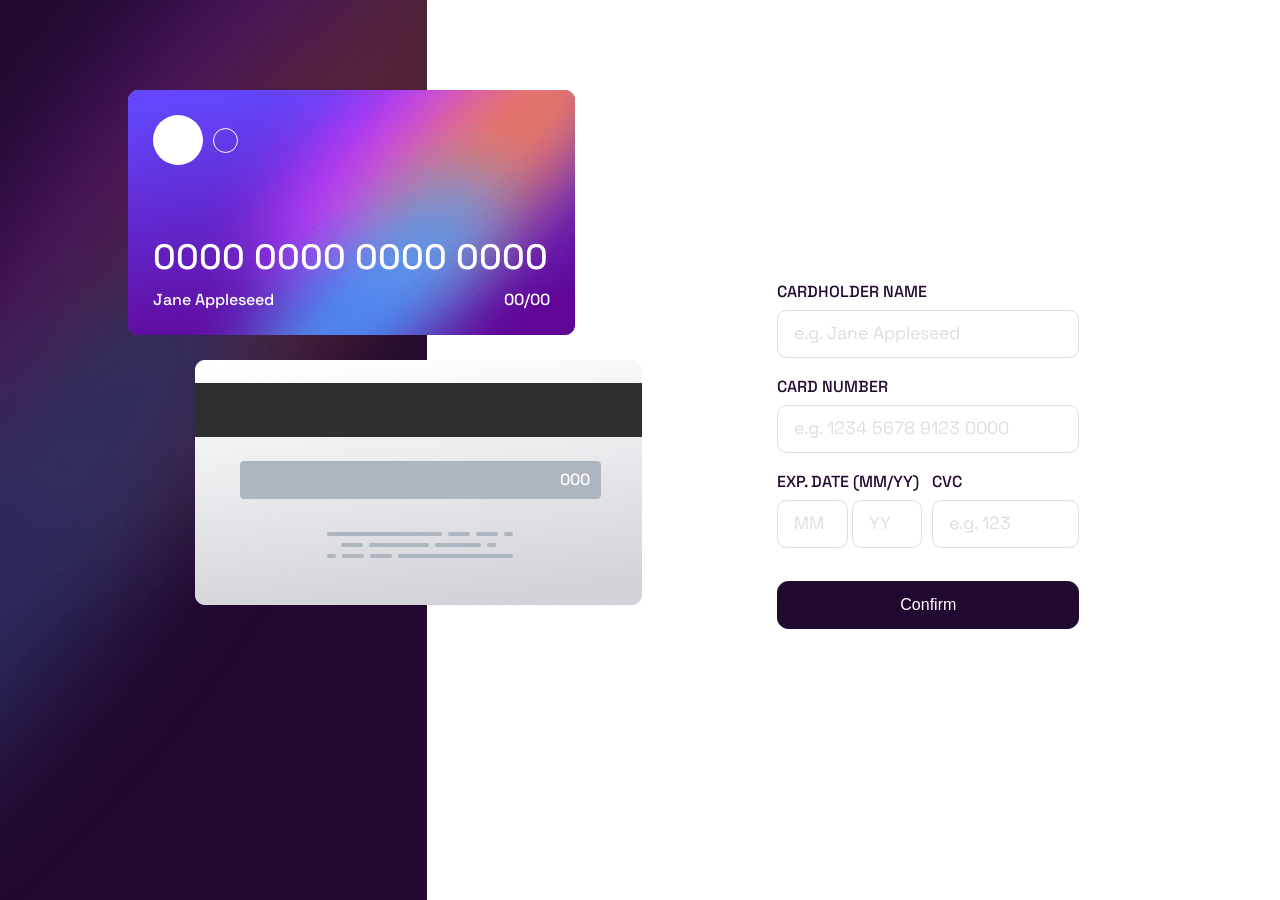
<file: index.html>
<!DOCTYPE html>
<html lang="en">
  <head>
    <meta charset="UTF-8" />
    <meta name="viewport" content="width=device-width, initial-scale=1.0" />
    <link
      rel="icon"
      type="image/png"
      sizes="32x32"
      href="./images/favicon-32x32.png"
    />
    <link rel="stylesheet" href="./style.css" />
    <title>Frontend Mentor | Interactive card details form</title>
  </head>
  <body>
    <div id="bg"></div>

    <div id="form">
      <form action="">
        <label for="cardNameInput">CARDHOLDER NAME</label>
        <input
          type="text"
          id="cardNameInput"
          placeholder="e.g. Jane Appleseed"
          maxlength="32"
          required
        />
        <label for="cardNumberInput">CARD NUMBER</label>
        <input
          type="number"
          id="cardNumberInput"
          placeholder="e.g. 1234 5678 9123 0000"
          maxlength="16"
          required
        />
        <div id="formBottom">
          <div id="expDate">
            <label for="">EXP. DATE (MM/YY)</label>
            <input
              type="text"
              id="expMonthInput"
              min="01"
              max="12"
              maxlength="2"
              placeholder="MM"
              required
            />
            <input
              type="text"
              id="expYearInput"
              min="24"
              max="99"
              maxlength="2"
              placeholder="YY"
              required
            />
          </div>
          <div id="cvcNumber">
            <label for="cvcNumberInput">CVC</label>
            <input
              type="text"
              id="cvcNumberInput"
              min="001"
              max="999"
              maxlength="3"
              placeholder="e.g. 123"
              required
            />
          </div>
        </div>
        <button type="submit">Confirm</button>
      </form>
    </div>

    <div id="cards">
      <div id="frontCard">
        <div id="topInfo">
          <span id="bigCircle"></span>
          <span id="smallCircle"></span>
        </div>
        <div id="cardInfo">
          <span id="cardNumber">0000 0000 0000 0000</span>
          <div id="cardNameExp">
            <span id="cardName">Jane Appleseed</span>
            <span id="cardExp">00/00</span>
          </div>
        </div>
      </div>

      <div id="backCard">
        <span id="cardCVC">000</span>
      </div>
    </div>

    <script src="./script.js"></script>
  </body>
</html>
</file>
<file: style.css>
@import url('https://fonts.googleapis.com/css2?family=Space+Grotesk:wght@500&display=swap');

:root {
  --primary-color: hsl(278, 68%, 11%);
  --background-color: hsl(0, 0%, 100%);
}

* {
  box-sizing: border-box;
}

body {
  background: var(--background-color);

  display: grid;
  grid-template-columns: 1fr 2fr;

  margin: 0;
  padding: 0;
  height: 100vh;

  font-family: "Space Grotesk", sans-serif;
  font-optical-sizing: auto;
  font-weight: 500;
  font-style: normal;
  color: var(--primary-color);
}

#form form {
  display: flex;
  flex-direction: column;
  gap: 0.5rem;
}

form label {
  margin-top: 10px;
}

#formBottom {
  display: flex;
  gap: 0.5rem;
}

#formBottom div {
  width: 50%;
}

#form #expDate input {
  width: 48%;
  margin-top: .5rem;
}

#form #cvcNumber input {
  width: 100%;
  margin-top: .5rem;
}

#form div label {
  display: block;
}

input, button {
  height: 3rem;
  border-radius: 0.7em;
}

button {
  font-size: 1rem;
  margin-top: 25px;
  cursor: pointer;
}

input::placeholder {
  font-size: 1.1rem;
  font-family: "Space Grotesk", sans-serif;
  color: hsl(270, 3%, 87%);
}

#bg {
  grid-column: 1 / 2;
  background-image: url(images/bg-main-desktop.png);
  background-size: cover;
}

#form {
  grid-column: 2 / 3;
  display: flex;
  justify-content: center;
  align-items: center;
  padding: 50px 50px 50px 200px;
}

#form form {
  width: 50%;
}

#form form input {
  border: 1px solid hsl(270, 3%, 87%);
  padding-left: 1rem;
}

#form form button {
  background: var(--primary-color);
  border: 1px solid var(--primary-color);
  color: var(--background-color);
}

#cards {
  position: absolute;
  top: 10%;
  margin: auto 0 auto 10%;
}

#frontCard {
  height: 245px;
  width: 447px;
  background-image: url(images/bg-card-front.png);
  margin-bottom: 25px;
  display: flex;
  flex-direction: column;
  justify-content: space-between;
  padding: 25px 25px;
  color: var(--background-color);
}

#topInfo {
  display: flex;
  gap: 10px;
  align-items: center;
}

#topInfo span {
  display: block;
  border-radius: 50px;
}

#topInfo #bigCircle {
  height: 50px;
  width: 50px;
  background: var(--background-color);
}

#topInfo #smallCircle {
  height: 25px;
  width: 25px;
  border: 1px solid var(--background-color);
}

#cardInfo {
  display: flex;
  flex-direction: column;
  gap: .6rem;
}

#cardInfo #cardNumber {
  font-size: 2.2rem;
}

#cardNameExp {
  display: flex;
  justify-content: space-between;
}

#backCard {
  height: 245px;
  width: 447px;
  margin-left: 15%;
  background-image: url(images/bg-card-back.png);
}

#cardCVC {
  position: absolute;
  right: -15px;
  bottom: 115px;
  color: var(--background-color);
}

@media (max-width: 375px) {
  #form {
    background: red;
  }
}
</file>
